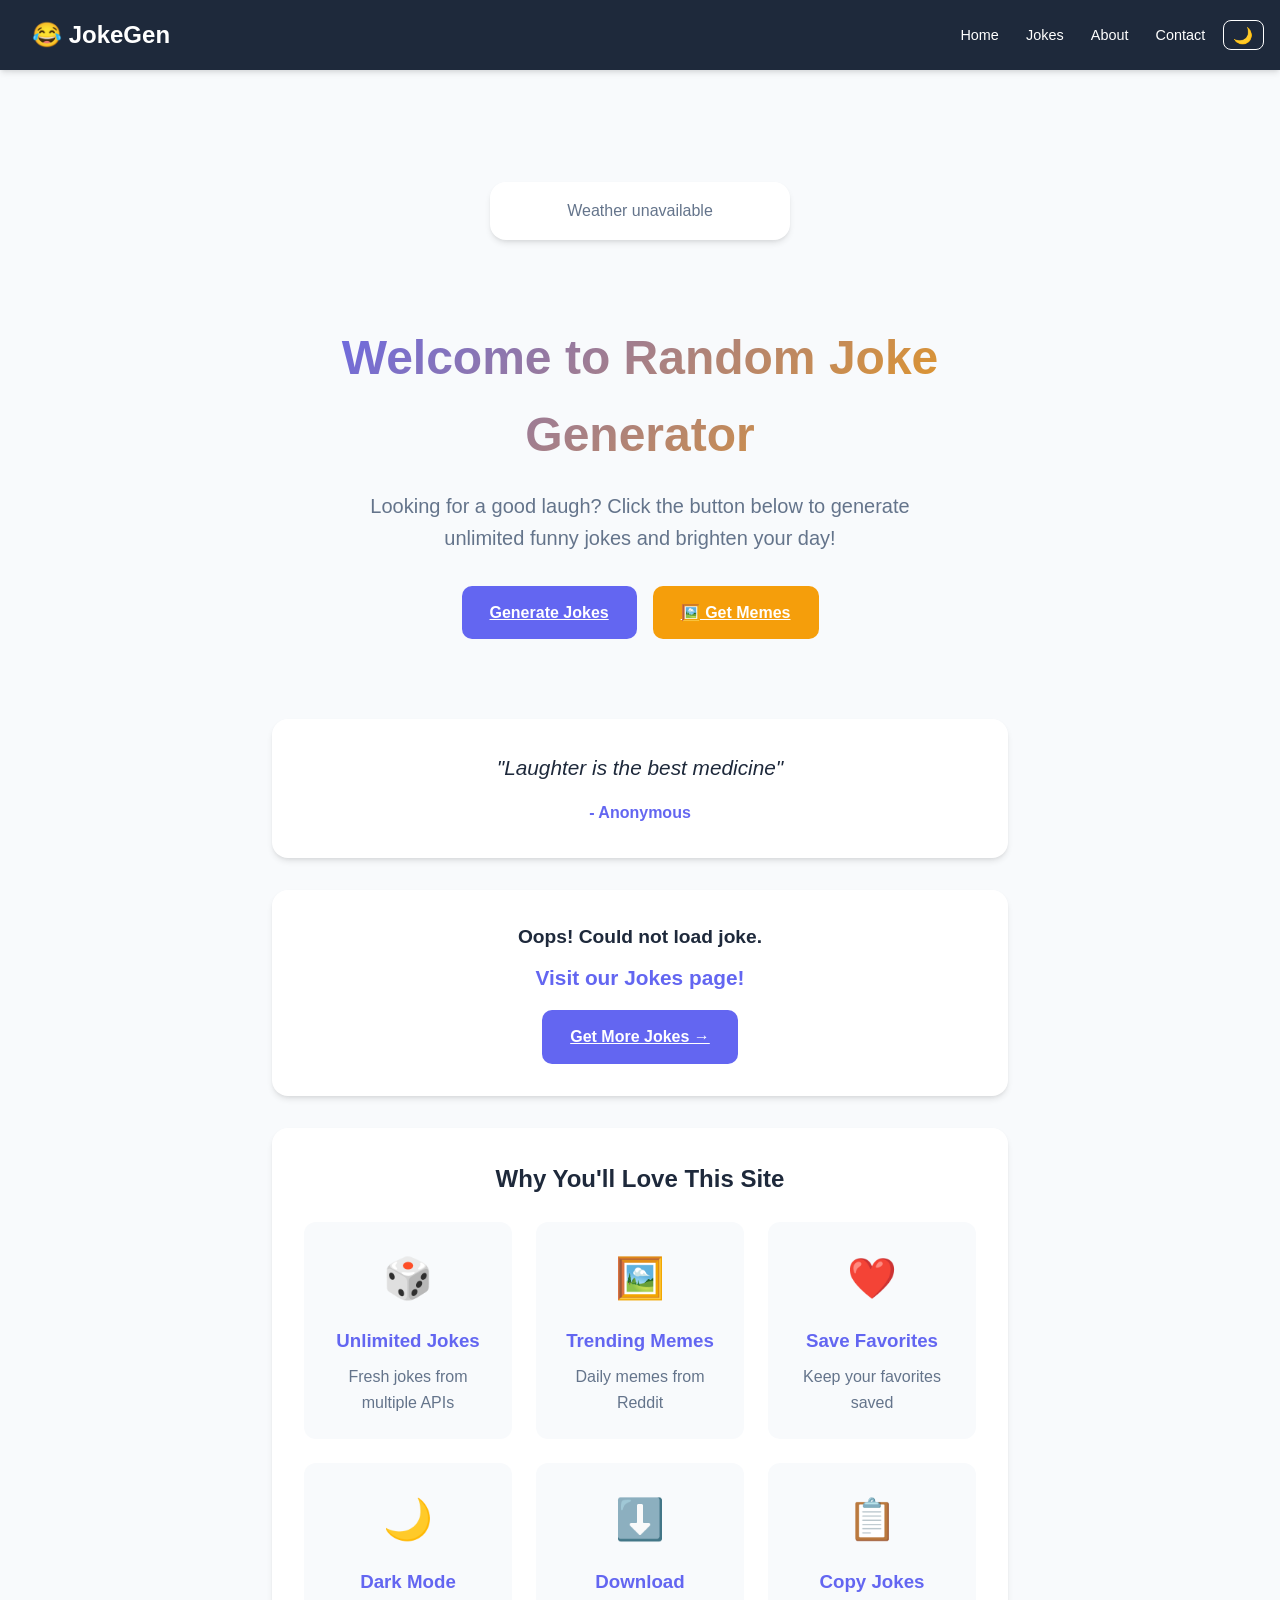
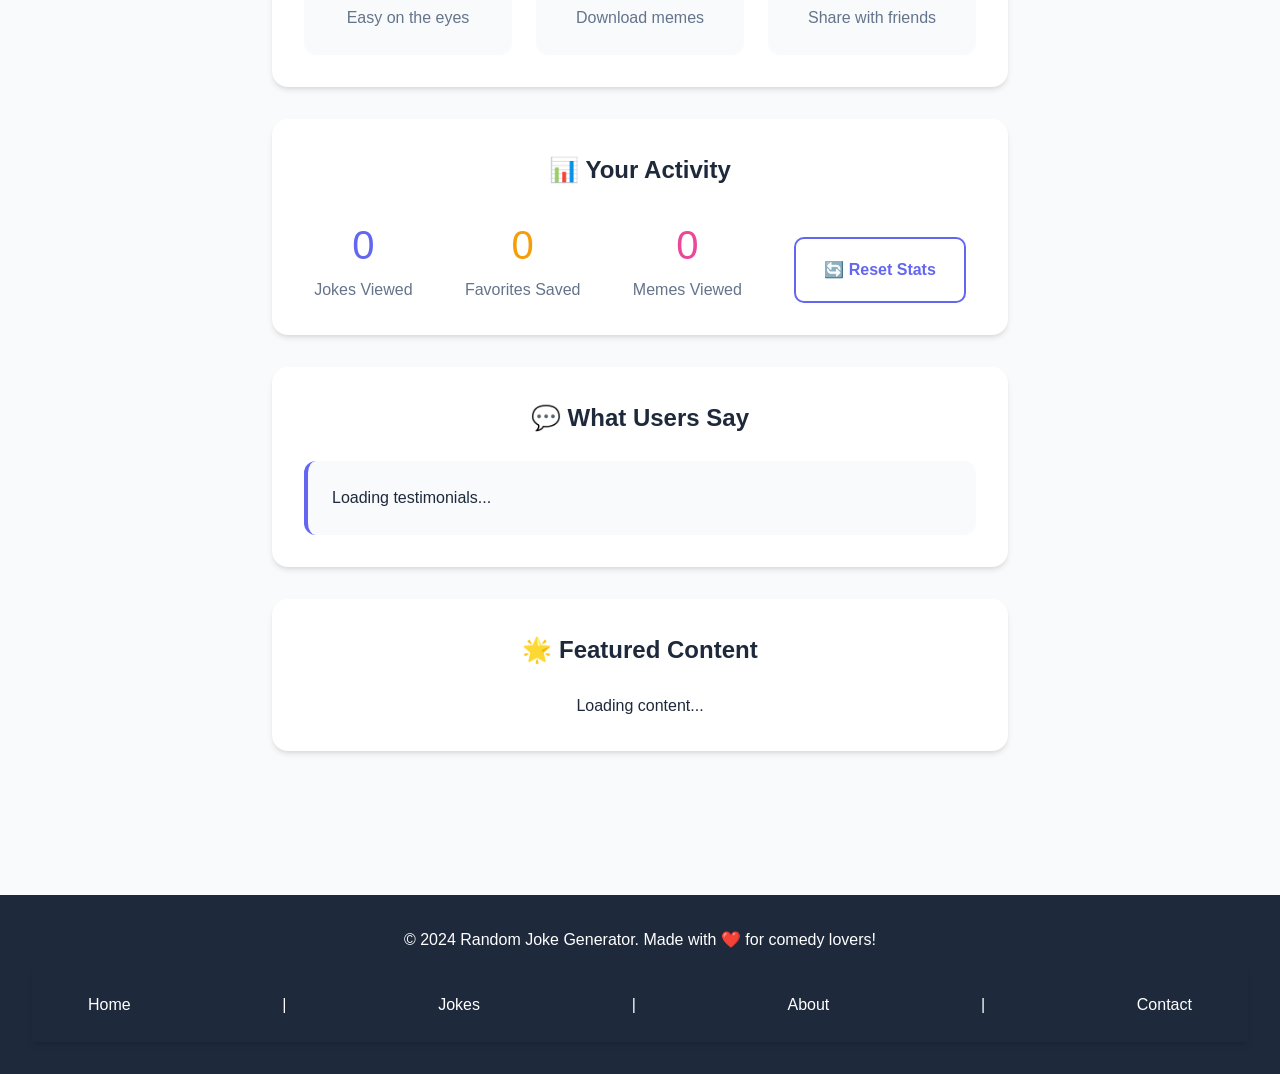
<file: index.html>
<!DOCTYPE html>
<html lang="en">
<head>
    <meta charset="UTF-8">
    <meta name="viewport" content="width=device-width, initial-scale=1.0">
    <meta name="description" content="Random Joke Generator - Get unlimited funny jokes and memes with just a click!">
    <title>Random Joke Generator</title>
    <link rel="stylesheet" href="style.css">
</head>

<body>

<header>
    <nav style="position: sticky; top: 0; z-index: 9999; display: flex; justify-content: space-between; align-items: center; flex-wrap: wrap; gap: 0.5rem; padding: 0.5rem 1rem;">
        <a href="index.html" class="logo" style="color: white; text-decoration: none; font-size: 1.5rem; font-weight: bold;">😂 JokeGen</a>
        <div class="nav-links" style="display: flex; gap: 0.5rem; align-items: center; flex-wrap: wrap; justify-content: center;">
            <a href="index.html" style="color: white; text-decoration: none; padding: 0.4rem 0.6rem; font-size: 0.9rem;">Home</a>
            <a href="jokes.html" style="color: white; text-decoration: none; padding: 0.4rem 0.6rem; font-size: 0.9rem;">Jokes</a>
            <a href="about.html" style="color: white; text-decoration: none; padding: 0.4rem 0.6rem; font-size: 0.9rem;">About</a>
            <a href="contact.html" style="color: white; text-decoration: none; padding: 0.4rem 0.6rem; font-size: 0.9rem;">Contact</a>
            <button id="darkModeBtn" style="background: transparent; border: 1px solid white; color: white; padding: 0.3rem 0.6rem; border-radius: 8px; cursor: pointer; font-size: 1rem;">🌙</button>
        </div>
    </nav>
</header>

<main class="container">
    <!-- Weather Widget -->
    <section id="weatherWidget" class="joke-container fade-in" style="padding: 1rem; text-align: center; max-width: 300px; margin: 0 auto 2rem;">
        <div class="spinner"></div>
    </section>
    
    <section class="hero fade-in">
        <h1>Welcome to Random Joke Generator</h1>
        <p>Looking for a good laugh? Click the button below to generate unlimited funny jokes and brighten your day!</p>
        
        <div class="btn-group">
            <a href="jokes.html" class="btn btn-primary">Generate Jokes</a>
            <a href="jokes.html" class="btn btn-secondary">🖼️ Get Memes</a>
        </div>
    </section>
    
    <!-- Dynamic Quote of the Day -->
    <section class="joke-container fade-in" id="quoteSection" style="text-align: center;">
        <div id="quoteLoading">
            <div class="spinner"></div>
            <p style="margin-top: 1rem;">Loading inspiration...</p>
        </div>
        <article id="quoteContent" style="display: none;">
            <p id="quoteText" style="font-size: 1.3rem; font-style: italic; margin-bottom: 1rem;"></p>
            <p id="quoteAuthor" style="color: var(--primary-color); font-weight: bold;"></p>
        </article>
    </section>
    
    <!-- Joke of the Day -->
    <section class="joke-container fade-in" id="jokeOfDay" style="text-align: center;">
        <div id="homeJokeLoading">
            <div class="spinner"></div>
            <p style="margin-top: 1rem;">Loading joke of the day...</p>
        </div>
        <article id="homeJoke" style="display: none;">
            <p id="homeJokeSetup" style="font-size: 1.2rem; font-weight: bold; margin-bottom: 0.5rem;"></p>
            <p id="homeJokePunchline" style="font-size: 1.3rem; color: var(--primary-color); font-weight: bold;"></p>
            <a href="jokes.html" class="btn btn-primary" style="margin-top: 1rem;">Get More Jokes →</a>
        </article>
    </section>
    
    <!-- Features Grid -->
    <section class="joke-container fade-in">
        <h2>Why You'll Love This Site</h2>
        <div style="display: grid; grid-template-columns: repeat(auto-fit, minmax(200px, 1fr)); gap: 1.5rem; margin-top: 1.5rem;">
            <a href="jokes.html" class="feature-card" style="text-decoration: none; display: block; cursor: pointer;">
                <span style="font-size: 2.5rem;">🎲</span>
                <h3 style="color: var(--primary-color); margin: 1rem 0 0.5rem;">Unlimited Jokes</h3>
                <p style="color: var(--text-secondary);">Fresh jokes from multiple APIs</p>
            </a>
            <a href="jokes.html" class="feature-card" style="text-decoration: none; display: block; cursor: pointer;">
                <span style="font-size: 2.5rem;">🖼️</span>
                <h3 style="color: var(--primary-color); margin: 1rem 0 0.5rem;">Trending Memes</h3>
                <p style="color: var(--text-secondary);">Daily memes from Reddit</p>
            </a>
            <a href="jokes.html" class="feature-card" style="text-decoration: none; display: block; cursor: pointer;">
                <span style="font-size: 2.5rem;">❤️</span>
                <h3 style="color: var(--primary-color); margin: 1rem 0 0.5rem;">Save Favorites</h3>
                <p style="color: var(--text-secondary);">Keep your favorites saved</p>
            </a>
            <a href="jokes.html" class="feature-card" style="text-decoration: none; display: block; cursor: pointer;">
                <span style="font-size: 2.5rem;">🌙</span>
                <h3 style="color: var(--primary-color); margin: 1rem 0 0.5rem;">Dark Mode</h3>
                <p style="color: var(--text-secondary);">Easy on the eyes</p>
            </a>
            <a href="jokes.html" class="feature-card" style="text-decoration: none; display: block; cursor: pointer;">
                <span style="font-size: 2.5rem;">⬇️</span>
                <h3 style="color: var(--primary-color); margin: 1rem 0 0.5rem;">Download</h3>
                <p style="color: var(--text-secondary);">Download memes</p>
            </a>
            <a href="jokes.html" class="feature-card" style="text-decoration: none; display: block; cursor: pointer;">
                <span style="font-size: 2.5rem;">📋</span>
                <h3 style="color: var(--primary-color); margin: 1rem 0 0.5rem;">Copy Jokes</h3>
                <p style="color: var(--text-secondary);">Share with friends</p>
            </a>
        </div>
    </section>
    
    <!-- Dynamic Stats Section -->
    <section class="joke-container fade-in" style="text-align: center;">
        <h2>📊 Your Activity</h2>
        <div style="display: flex; justify-content: space-around; margin-top: 1.5rem; flex-wrap: wrap; gap: 2rem;">
            <div>
                <p style="font-size: 2.5rem; color: var(--primary-color);" id="totalJokes">0</p>
                <p style="color: var(--text-secondary);">Jokes Viewed</p>
            </div>
            <div>
                <p style="font-size: 2.5rem; color: var(--secondary-color);" id="totalFavorites">0</p>
                <p style="color: var(--text-secondary);">Favorites Saved</p>
            </div>
            <div>
                <p style="font-size: 2.5rem; color: #ec4899;" id="totalMemes">0</p>
                <p style="color: var(--text-secondary);">Memes Viewed</p>
            </div>
        <button onclick="resetStats()" class="btn btn-outline" style="margin-top: 1.5rem;">🔄 Reset Stats</button>
    </section>
    
    <!-- Dynamic Testimonials -->
    <section class="joke-container fade-in">
        <h2>💬 What Users Say</h2>
        <div id="testimonialsContainer" style="display: grid; gap: 1rem; margin-top: 1.5rem;">
            <div class="testimonial">
                <div class="spinner"></div>
                <p style="margin-top: 0.5rem;">Loading reviews...</p>
            </div>
    </section>
    
    <!-- Dynamic Product/Service Showcases -->
    <section class="joke-container fade-in">
        <h2>🌟 Featured Content</h2>
        <div id="featuredContent" style="margin-top: 1.5rem;">
            <div class="spinner"></div>
            <p style="margin-top: 0.5rem;">Loading content...</p>
        </div>
    </section>
</main>

<footer>
    <p>&copy; 2024 Random Joke Generator. Made with ❤️ for comedy lovers!</p>
    <nav style="margin-top: 1rem;">
        <a href="index.html" style="margin: 0 0.5rem;">Home</a> |
        <a href="jokes.html" style="margin: 0 0.5rem;">Jokes</a> |
        <a href="about.html" style="margin: 0 0.5rem;">About</a> |
        <a href="contact.html" style="margin: 0 0.5rem;">Contact</a>
    </nav>
</footer>

<script src="script.js"></script>
<script>
    // Initialize on page load
    document.addEventListener('DOMContentLoaded', function() {
        // Dark Mode
        var darkModeBtn = document.getElementById('darkModeBtn');
        if (darkModeBtn) {
            darkModeBtn.addEventListener('click', function() {
                document.body.classList.toggle('dark-mode');
                var isDark = document.body.classList.contains('dark-mode');
                localStorage.setItem('darkMode', isDark);
                darkModeBtn.textContent = isDark ? '☀️' : '🌙';
            });
            
            var isDark = localStorage.getItem('darkMode') === 'true';
            if (isDark) {
                document.body.classList.add('dark-mode');
                darkModeBtn.textContent = '☀️';
            }
        }
        
        // Load all dynamic content
        loadHomeJoke();
        loadQuoteOfTheDay();
        loadTestimonials();
        updateHomeStats();
        loadWeather();
        loadFeaturedContent();
    });
    
    // Weather Widget - Fully Dynamic
    async function loadWeather() {
        const weatherContainer = document.getElementById('weatherWidget');
        if (!weatherContainer) return;
        
        try {
            const response = await fetch('https://wttr.in/?format=j1');
            const data = await response.json();
            
            const current = data.current_condition[0];
            const location = data.nearest_area?.[0]?.areaName?.[0]?.value || 'Your Location';
            
            const getWeatherEmoji = (code) => {
                code = parseInt(code);
                if (code === 0) return '☀️';
                if (code <= 3) return '⛅';
                if (code <= 48) return '🌫️';
                if (code <= 82) return '🌧️';
                if (code <= 86) return '❄️';
                return '⛈️';
            };
            
            weatherContainer.innerHTML = `
                <div style="display: flex; align-items: center; justify-content: center; gap: 1rem;">
                    <span style="font-size: 3rem;">${getWeatherEmoji(current.weatherCode)}</span>
                    <div style="text-align: left;">
                        <p style="font-size: 2rem; font-weight: bold; margin: 0;">${current.temp_C}°C</p>
                        <p style="margin: 0; color: var(--text-secondary);">${location}</p>
                        <p style="margin: 0; font-size: 0.875rem; color: var(--text-secondary);">${current.weatherDesc[0].value}</p>
                    </div>
            `;
        } catch (error) {
            weatherContainer.innerHTML = '<p style="color: var(--text-secondary);">Weather unavailable</p>';
        }
    }
    
    // Quote of the Day - Fully Dynamic
    async function loadQuoteOfTheDay() {
        const loading = document.getElementById('quoteLoading');
        const content = document.getElementById('quoteContent');
        const quoteText = document.getElementById('quoteText');
        const quoteAuthor = document.getElementById('quoteAuthor');
        
        try {
            const response = await fetch('https://zenquotes.io/api/random');
            const data = await response.json();
            
            if (data && data[0]) {
                quoteText.textContent = `"${data[0].q}"`;
                quoteAuthor.textContent = `- ${data[0].a}`;
            }
        } catch (error) {
            try {
                const fallbackResponse = await fetch('https://dummyjson.com/quotes/random');
                const quoteData = await fallbackResponse;
                quoteText.textContent = `"${quoteData.quote}"`;
                quoteAuthor.textContent = `- ${quoteData.author}`;
            } catch (e) {
                try {
                    const userRes = await fetch('https://jsonplaceholder.typicode.com/users/1');
                    const user = await userRes.json();
                    quoteText.textContent = `"Amazing service from ${user.company?.name || 'this company'}!"`;
                    quoteAuthor.textContent = `- ${user.name}`;
                } catch (e2) {
                    quoteText.textContent = `"Laughter is the best medicine"`;
                    quoteAuthor.textContent = `- Anonymous`;
                }
            }
        }
        
        loading.style.display = 'none';
        content.style.display = 'block';
    }
    
    // Joke of the Day - Fully Dynamic
    async function loadHomeJoke() {
        const loading = document.getElementById('homeJokeLoading');
        const jokeContainer = document.getElementById('homeJoke');
        const setupEl = document.getElementById('homeJokeSetup');
        const punchlineEl = document.getElementById('homeJokePunchline');
        
        try {
            const response = await fetch('https://official-joke-api.appspot.com/random_joke');
            const data = await response.json();
            
            setupEl.textContent = data.setup;
            punchlineEl.textContent = data.punchline;
            
            loading.style.display = 'none';
            jokeContainer.style.display = 'block';
        } catch (error) {
            loading.style.display = 'none';
            setupEl.textContent = 'Oops! Could not load joke.';
            punchlineEl.textContent = 'Visit our Jokes page!';
            jokeContainer.style.display = 'block';
        }
    }
    
    // Update Stats - Fully Dynamic from localStorage
    function updateHomeStats() {
        const jokesViewed = localStorage.getItem('jokesViewed') || '0';
        const jokesFavorited = localStorage.getItem('jokesFavorited') || '0';
        const memesViewed = localStorage.getItem('memesViewed') || '0';
        
        document.getElementById('totalJokes').textContent = jokesViewed;
        document.getElementById('totalFavorites').textContent = jokesFavorited;
        document.getElementById('totalMemes').textContent = memesViewed;
    }
    
    // Reset Stats
    function resetStats() {
        if (confirm('Are you sure you want to reset all your stats?')) {
            localStorage.setItem('jokesViewed', '0');
            localStorage.setItem('jokesFavorited', '0');
            localStorage.setItem('memesViewed', '0');
            updateHomeStats();
            alert('Stats have been reset!');
        }
    }
    
    // Fully Dynamic Testimonials
    async function loadTestimonials() {
        const container = document.getElementById('testimonialsContainer');
        
        try {
            const usersResponse = await fetch('https://jsonplaceholder.typicode.com/users');
            const users = await usersResponse.json();
            
            let quotes = [];
            try {
                const quotesResponse = await fetch('https://dummyjson.com/quotes?limit=20');
                const quotesData = await quotesResponse.json();
                quotes = quotesData.quotes || [];
            } catch (e) {
                try {
                    const zenResponse = await fetch('https://zenquotes.io/api/quotes');
                    const zenData = await zenResponse.json();
                    quotes = zenData.map(z => ({ quote: z.q, author: z.a }));
                } catch (e2) {
                    quotes = [];
                }
            }
            
            if (quotes.length === 0) {
                quotes = users.slice(0, 10).map(user => ({
                    quote: `Great experience using ${user.company?.name || 'this site'}! Highly recommend.`,
                    author: user.name
                }));
            }
            
            const testimonials = users.slice(0, 6).map((user, i) => ({
                text: quotes[i]?.quote || `Amazing website! ${user.company?.catchPhrase || 'Love it!'}`,
                author: user.name
            }));
            
            const shuffled = testimonials.sort(() => 0.5 - Math.random());
            const selected = shuffled.slice(0, 3);
            
            container.innerHTML = '';
            selected.forEach(t => {
                const div = document.createElement('div');
                div.className = 'testimonial';
                div.innerHTML = `<p>"${t.text}"</p><cite>- ${t.author}</cite>`;
                container.appendChild(div);
            });
        } catch (error) {
            try {
                const response = await fetch('https://jsonplaceholder.typicode.com/users?_limit=3');
                const users = await response.json();
                
                container.innerHTML = '';
                users.forEach(user => {
                    const div = document.createElement('div');
                    div.className = 'testimonial';
                    div.innerHTML = `<p>"Awesome site! Love the jokes and memes!"</p><cite>- ${user.name}</cite>`;
                    container.appendChild(div);
                });
            } catch (e) {
                container.innerHTML = '<p class="testimonial">Loading testimonials...</p>';
            }
        }
    }
    
    // Featured Content - Fully Dynamic
    async function loadFeaturedContent() {
        const container = document.getElementById('featuredContent');
        
        try {
            // Fetch trending topics from Reddit
            const response = await fetch('https://www.reddit.com/r/popular/hot.json?limit=5');
            const data = await response.json();
            
            const posts = data.data.children.slice(0, 3).map(post => ({
                title: post.data.title,
                author: post.data.author,
                score: post.data.score,
                numComments: post.data.num_comments
            }));
            
            container.innerHTML = '';
            posts.forEach(post => {
                const card = document.createElement('div');
                card.className = 'joke-card';
                card.innerHTML = `
                    <h3 style="color: var(--primary-color);">🔥 Trending</h3>
                    <p style="margin: 0.5rem 0;">${post.title}</p>
                    <small style="color: var(--text-secondary);">⬆️ ${post.score} | 💬 ${post.numComments} | 👤 ${post.author}</small>
                `;
                container.appendChild(card);
            });
        } catch (error) {
            // Fallback: fetch users as featured
            try {
                const response = await fetch('https://jsonplaceholder.typicode.com/users?_limit=3');
                const users = await response.json();
                
                container.innerHTML = '';
                users.forEach(user => {
                    const card = document.createElement('div');
                    card.className = 'joke-card';
                    card.innerHTML = `
                        <h3 style="color: var(--primary-color);">⭐ Featured</h3>
                        <p style="margin: 0.5rem 0;">${user.company?.catchPhrase || 'Awesome service!'}</p>
                        <small style="color: var(--text-secondary);">🏢 ${user.company?.name || 'Company'}</small>
                    `;
                    container.appendChild(card);
                });
            } catch (e) {
                container.innerHTML = '<p>Loading content...</p>';
            }
        }
    }
</script>

</body>
</html>
</file>
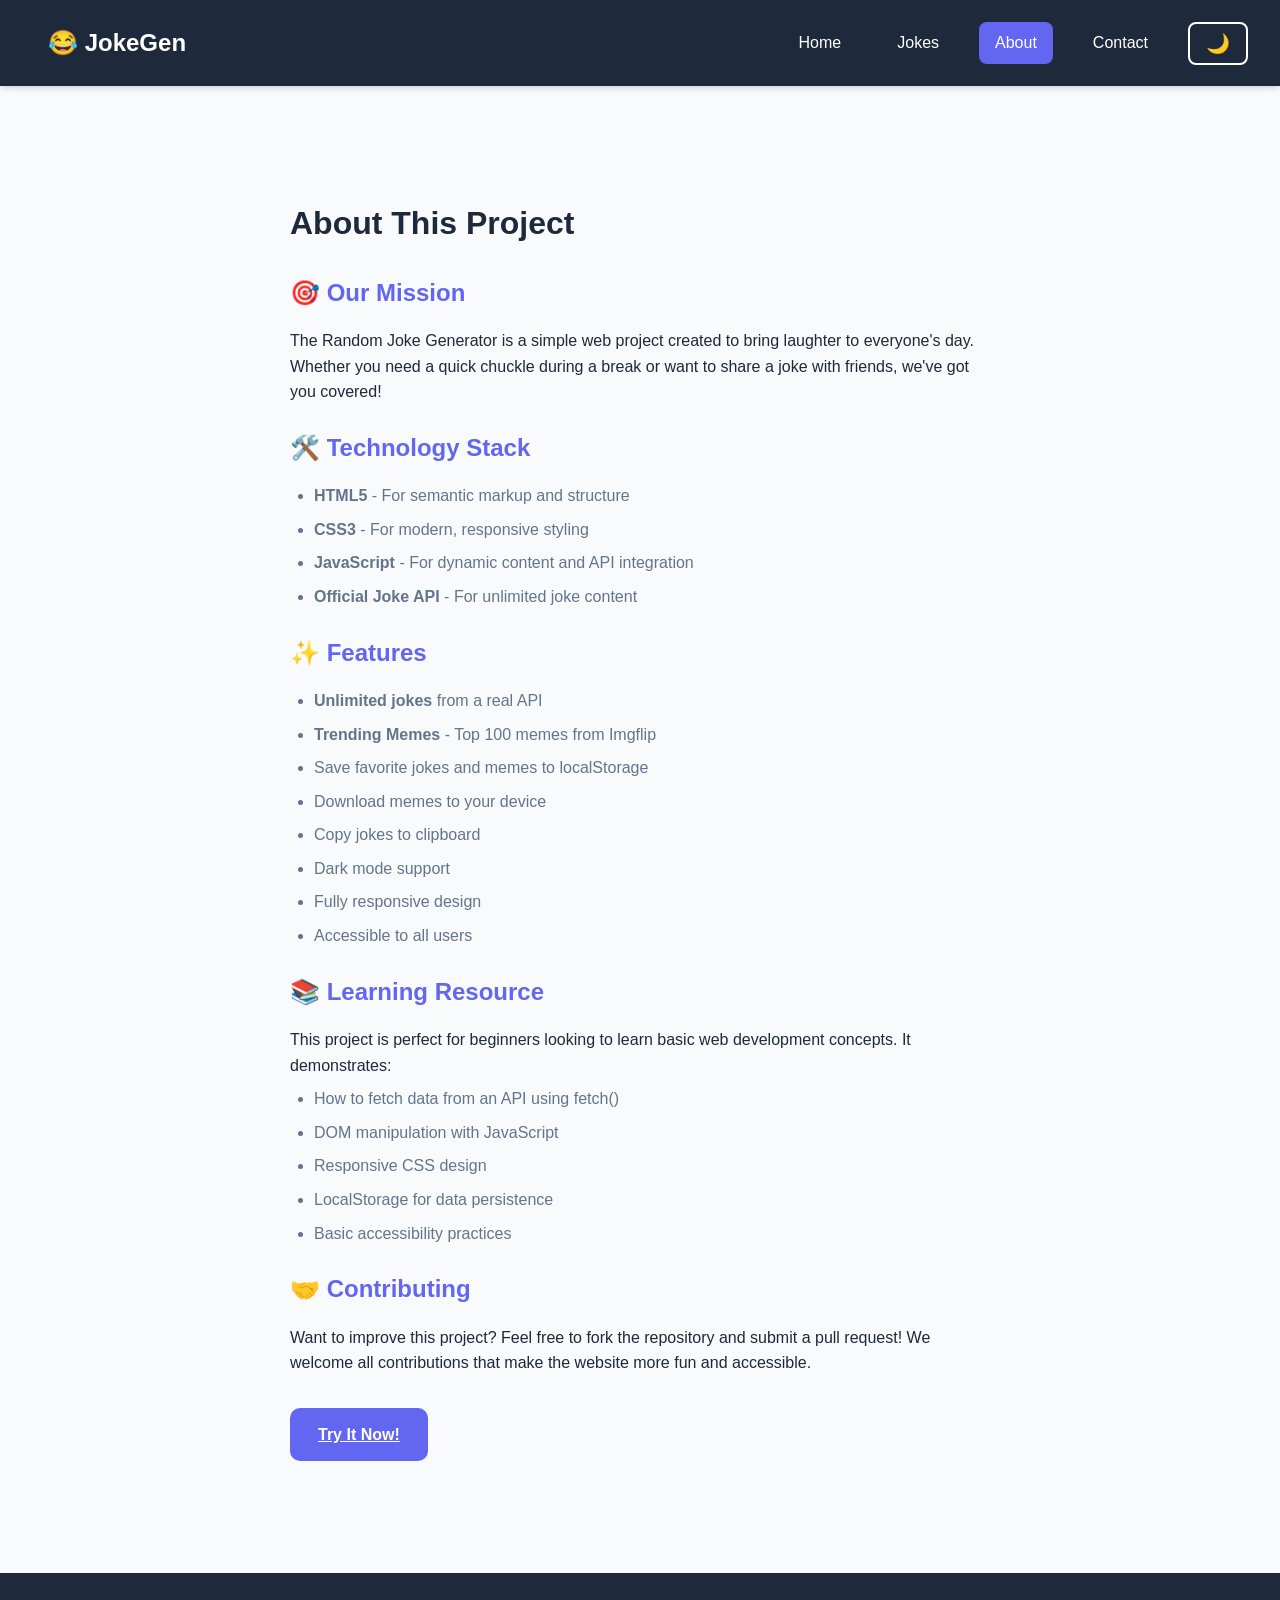
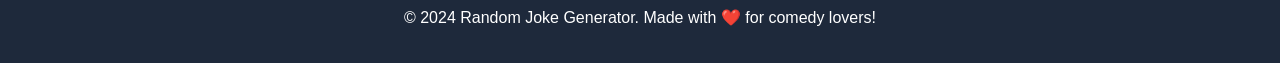
<file: about.html>
<!DOCTYPE html>
<html lang="en">
<head>
    <meta charset="UTF-8">
    <meta name="viewport" content="width=device-width, initial-scale=1.0">
    <meta name="description" content="Learn more about the Random Joke Generator project">
    <title>About - Random Joke Generator</title>
    <link rel="stylesheet" href="style.css">
</head>

<body>

<nav>
    <a href="index.html" class="logo">😂 JokeGen</a>
    <div class="nav-links">
        <a href="index.html">Home</a>
        <a href="jokes.html">Jokes</a>
        <a href="about.html" class="active">About</a>
        <a href="contact.html">Contact</a>
        <button id="darkModeBtn" class="dark-mode-btn" aria-label="Toggle dark mode">🌙</button>
    </div>
</nav>

<div class="container">
    <div class="about-content fade-in">
        <h1>About This Project</h1>
        
        <h2>🎯 Our Mission</h2>
        <p>The Random Joke Generator is a simple web project created to bring laughter to everyone's day. Whether you need a quick chuckle during a break or want to share a joke with friends, we've got you covered!</p>
        
        <h2>🛠️ Technology Stack</h2>
        <ul>
            <li><strong>HTML5</strong> - For semantic markup and structure</li>
            <li><strong>CSS3</strong> - For modern, responsive styling</li>
            <li><strong>JavaScript</strong> - For dynamic content and API integration</li>
            <li><strong>Official Joke API</strong> - For unlimited joke content</li>
        </ul>
        
        <h2>✨ Features</h2>
        <ul>
            <li><strong>Unlimited jokes</strong> from a real API</li>
            <li><strong>Trending Memes</strong> - Top 100 memes from Imgflip</li>
            <li>Save favorite jokes and memes to localStorage</li>
            <li>Download memes to your device</li>
            <li>Copy jokes to clipboard</li>
            <li>Dark mode support</li>
            <li>Fully responsive design</li>
            <li>Accessible to all users</li>
        </ul>
        
        <h2>📚 Learning Resource</h2>
        <p>This project is perfect for beginners looking to learn basic web development concepts. It demonstrates:</p>
        <ul>
            <li>How to fetch data from an API using fetch()</li>
            <li>DOM manipulation with JavaScript</li>
            <li>Responsive CSS design</li>
            <li>LocalStorage for data persistence</li>
            <li>Basic accessibility practices</li>
        </ul>
        
        <h2>🤝 Contributing</h2>
        <p>Want to improve this project? Feel free to fork the repository and submit a pull request! We welcome all contributions that make the website more fun and accessible.</p>
        
        <div style="margin-top: 2rem;">
            <a href="jokes.html" class="btn btn-primary">Try It Now!</a>
        </div>
    </div>
</div>

<footer>
    <p>&copy; 2024 Random Joke Generator. Made with ❤️ for comedy lovers!</p>
</footer>

<script src="script.js"></script>

</body>
</html>
</file>
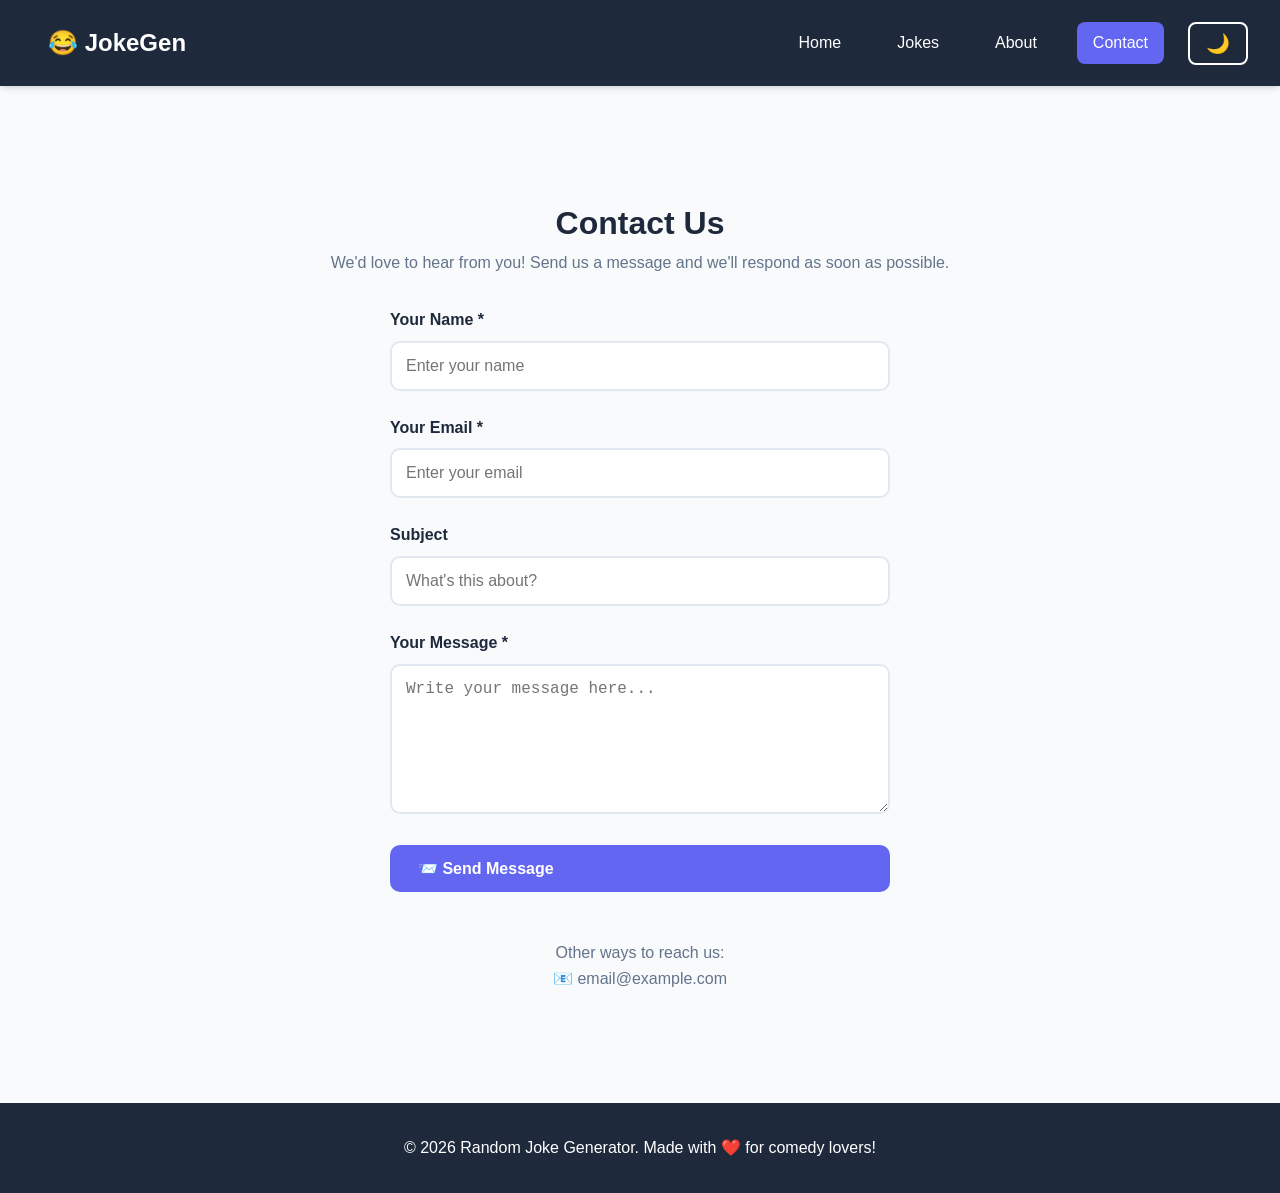
<file: contact.html>
<!DOCTYPE html>
<html lang="en">
<head>
    <meta charset="UTF-8">
    <meta name="viewport" content="width=device-width, initial-scale=1.0">
    <meta name="description" content="Contact the Random Joke Generator team">
    <title>Contact - Random Joke Generator</title>
    <link rel="stylesheet" href="style.css">
</head>

<body>

<nav>
    <a href="index.html" class="logo">😂 JokeGen</a>
    <div class="nav-links">
        <a href="index.html">Home</a>
        <a href="jokes.html">Jokes</a>
        <a href="about.html">About</a>
        <a href="contact.html" class="active">Contact</a>
        <button id="darkModeBtn" class="dark-mode-btn" aria-label="Toggle dark mode">🌙</button>
    </div>
</nav>

<div class="container">
    <h1 class="fade-in">Contact Us</h1>
    <p style="color: var(--text-secondary); margin-bottom: 2rem;">We'd love to hear from you! Send us a message and we'll respond as soon as possible.</p>
    
    <div class="fade-in">
        <div id="formSuccess" class="form-success">
            ✅ Thank you! Your message has been sent successfully.
        </div>
        
        <form id="contactForm">
            <div class="form-group">
                <label for="name">Your Name *</label>
                <input type="text" id="name" name="name" placeholder="Enter your name" required aria-required="true">
            </div>
            
            <div class="form-group">
                <label for="email">Your Email *</label>
                <input type="email" id="email" name="email" placeholder="Enter your email" required aria-required="true">
            </div>
            
            <div class="form-group">
                <label for="subject">Subject</label>
                <input type="text" id="subject" name="subject" placeholder="What's this about?">
            </div>
            
            <div class="form-group">
                <label for="message">Your Message *</label>
                <textarea id="message" name="message" placeholder="Write your message here..." required aria-required="true"></textarea>
            </div>
            
            <button type="submit" class="btn btn-primary" style="width: 100%;">📨 Send Message</button>
        </form>
        
        <div style="margin-top: 3rem; text-align: center; color: var(--text-secondary);">
            <p>Other ways to reach us:</p>
            <p>📧 email@example.com</p>
        </div>
    </div>
</div>

<footer>
    <p>&copy; 2026 Random Joke Generator. Made with ❤️ for comedy lovers!</p>
</footer>

<script src="script.js"></script>

</body>
</html>
</file>
<file: style.css>
/* CSS Variables */
:root {
    --primary-color: #6366f1;
    --primary-hover: #4f46e5;
    --secondary-color: #f59e0b;
    --background: #f8fafc;
    --card-bg: #ffffff;
    --text-color: #1e293b;
    --text-secondary: #64748b;
    --nav-bg: #1e293b;
    --nav-text: #ffffff;
    --shadow: 0 4px 6px -1px rgba(0, 0, 0, 0.1), 0 2px 4px -1px rgba(0, 0, 0, 0.06);
    --transition: all 0.3s ease;
}

/* Dark Mode */
.dark-mode {
    --background: #0f172a;
    --card-bg: #1e293b;
    --text-color: #f1f5f9;
    --text-secondary: #94a3b8;
    --nav-bg: #020617;
    --shadow: 0 4px 6px -1px rgba(0, 0, 0, 0.3);
}

/* Reset & Base */
* {
    margin: 0;
    padding: 0;
    box-sizing: border-box;
}

body {
    font-family: 'Segoe UI', Tahoma, Geneva, Verdana, sans-serif;
    background: var(--background);
    color: var(--text-color);
    text-align: center;
    min-height: 100vh;
    transition: var(--transition);
    line-height: 1.6;
}

/* Navigation */
nav {
    background: var(--nav-bg);
    padding: 1rem 2rem;
    display: flex;
    justify-content: space-between;
    align-items: center;
    position: sticky;
    top: 0;
    z-index: 1000;
    box-shadow: var(--shadow);
}

nav .logo {
    color: var(--nav-text);
    font-size: 1.5rem;
    font-weight: bold;
    text-decoration: none;
}

nav .nav-links {
    display: flex;
    gap: 1.5rem;
    align-items: center;
}

nav a {
    color: var(--nav-text);
    text-decoration: none;
    font-size: 1rem;
    padding: 0.5rem 1rem;
    border-radius: 8px;
    transition: var(--transition);
}

nav a:hover {
    background: rgba(255, 255, 255, 0.1);
}

nav a.active {
    background: var(--primary-color);
}

/* Dark Mode Button */
.dark-mode-btn {
    background: transparent;
    border: 2px solid var(--nav-text);
    color: var(--nav-text);
    padding: 0.5rem 1rem;
    border-radius: 8px;
    cursor: pointer;
    font-size: 1.2rem;
    transition: var(--transition);
}

.dark-mode-btn:hover {
    background: rgba(255, 255, 255, 0.1);
}

/* Container */
.container {
    max-width: 800px;
    margin: 80px auto;
    padding: 2rem;
}

/* Hero Section */
.hero {
    padding: 3rem 1rem;
}

.hero h1 {
    font-size: 3rem;
    margin-bottom: 1rem;
    background: linear-gradient(135deg, var(--primary-color), var(--secondary-color));
    -webkit-background-clip: text;
    -webkit-text-fill-color: transparent;
    background-clip: text;
}

.hero p {
    font-size: 1.25rem;
    color: var(--text-secondary);
    margin-bottom: 2rem;
    max-width: 600px;
    margin-left: auto;
    margin-right: auto;
}

/* Joke Display */
.joke-container {
    background: var(--card-bg);
    border-radius: 16px;
    padding: 2rem;
    margin: 2rem 0;
    box-shadow: var(--shadow);
    transition: var(--transition);
}

.joke-container:hover {
    transform: translateY(-5px);
    box-shadow: 0 10px 25px -5px rgba(0, 0, 0, 0.1);
}

#joke {
    font-size: 1.5rem;
    color: var(--text-color);
    margin-bottom: 1rem;
}

.joke-setup {
    font-size: 1.3rem;
    font-weight: 600;
    color: var(--text-color);
    margin-bottom: 1rem;
}

.joke-punchline {
    font-size: 1.3rem;
    color: var(--primary-color);
    font-weight: bold;
}

/* Buttons */
.btn-group {
    display: flex;
    gap: 1rem;
    justify-content: center;
    flex-wrap: wrap;
    margin-top: 1.5rem;
}

button, .btn {
    padding: 0.875rem 1.75rem;
    font-size: 1rem;
    font-weight: 600;
    border: none;
    border-radius: 10px;
    cursor: pointer;
    transition: var(--transition);
    display: inline-flex;
    align-items: center;
    gap: 0.5rem;
}

.btn-primary {
    background: var(--primary-color);
    color: white;
}

.btn-primary:hover {
    background: var(--primary-hover);
    transform: translateY(-2px);
}

.btn-secondary {
    background: var(--secondary-color);
    color: white;
}

.btn-secondary:hover {
    background: #d97706;
    transform: translateY(-2px);
}

.btn-outline {
    background: transparent;
    border: 2px solid var(--primary-color);
    color: var(--primary-color);
}

.btn-outline:hover {
    background: var(--primary-color);
    color: white;
}

/* Loading Spinner */
#loading {
    display: none;
    margin: 2rem 0;
}

.spinner {
    width: 50px;
    height: 50px;
    border: 4px solid var(--card-bg);
    border-top: 4px solid var(--primary-color);
    border-radius: 50%;
    animation: spin 1s linear infinite;
    margin: 0 auto;
}

@keyframes spin {
    0% { transform: rotate(0deg); }
    100% { transform: rotate(360deg); }
}

/* Category Select */
.category-select {
    margin-bottom: 1.5rem;
}

select {
    padding: 0.75rem 1.5rem;
    font-size: 1rem;
    border: 2px solid var(--primary-color);
    border-radius: 10px;
    background: var(--card-bg);
    color: var(--text-color);
    cursor: pointer;
    outline: none;
}

/* Favorites Section */
.favorites-section {
    margin-top: 2rem;
    padding: 1.5rem;
    background: var(--card-bg);
    border-radius: 12px;
    box-shadow: var(--shadow);
}

.favorites-section h2 {
    color: var(--text-color);
    margin-bottom: 1rem;
}

.joke-card {
    background: var(--background);
    padding: 1rem;
    margin: 0.5rem 0;
    border-radius: 8px;
    text-align: left;
}

.remove-btn {
    background: #ef4444;
    color: white;
    padding: 0.5rem 1rem;
    font-size: 0.875rem;
    margin-top: 0.5rem;
}

.no-favorites {
    color: var(--text-secondary);
    font-style: italic;
}

/* Contact Form */
form {
    max-width: 500px;
    margin: 0 auto;
    text-align: left;
}

.form-group {
    margin-bottom: 1.5rem;
}

label {
    display: block;
    margin-bottom: 0.5rem;
    font-weight: 600;
    color: var(--text-color);
}

input, textarea {
    width: 100%;
    padding: 0.875rem;
    font-size: 1rem;
    border: 2px solid #e2e8f0;
    border-radius: 10px;
    background: var(--card-bg);
    color: var(--text-color);
    transition: var(--transition);
}

.dark-mode input, 
.dark-mode textarea {
    border-color: #334155;
    background: var(--background);
}

input:focus, textarea:focus {
    outline: none;
    border-color: var(--primary-color);
    box-shadow: 0 0 0 3px rgba(99, 102, 241, 0.2);
}

textarea {
    min-height: 150px;
    resize: vertical;
}

.form-success {
    background: #10b981;
    color: white;
    padding: 1rem;
    border-radius: 10px;
    margin-bottom: 1rem;
    display: none;
}

/* About Page */
.about-content {
    text-align: left;
    max-width: 700px;
    margin: 0 auto;
}

.about-content h2 {
    color: var(--primary-color);
    margin: 1.5rem 0 1rem;
}

.about-content ul {
    margin-left: 1.5rem;
    color: var(--text-secondary);
}

.about-content li {
    margin: 0.5rem 0;
}

/* Footer */
footer {
    background: var(--nav-bg);
    color: var(--nav-text);
    padding: 2rem;
    margin-top: 3rem;
    text-align: center;
}

/* Animations */
@keyframes fadeIn {
    from {
        opacity: 0;
        transform: translateY(20px);
    }
    to {
        opacity: 1;
        transform: translateY(0);
    }
}

.fade-in {
    animation: fadeIn 0.5s ease forwards;
}

/* Responsive Design */
@media (max-width: 768px) {
    nav {
        flex-direction: column;
        padding: 1rem;
        gap: 1rem;
    }
    
    nav .nav-links {
        flex-wrap: wrap;
        justify-content: center;
        gap: 0.5rem;
    }
    
    nav .nav-links a {
        font-size: 0.9rem;
        padding: 0.4rem 0.8rem;
    }
    
    .hero h1 {
        font-size: 2rem;
    }
    
    .hero p {
        font-size: 1rem;
    }
    
    .container {
        padding: 1rem;
        margin-top: 180px;
    }
    
    .joke-container {
        padding: 1.5rem;
    }
    
    #joke, .joke-setup, .joke-punchline {
        font-size: 1.1rem;
    }
    
    .btn-group {
        flex-direction: column;
    }
    
    button, .btn {
        width: 100%;
        justify-content: center;
    }
    
    /* Feature cards on mobile */
    .feature-card {
        padding: 1rem;
    }
    
    .feature-card span {
        font-size: 2rem;
    }
    
    .feature-card h3 {
        font-size: 1rem;
    }
    
    .feature-card p {
        font-size: 0.875rem;
    }
}

@media (max-width: 480px) {
    nav {
        padding: 0.75rem;
    }
    
    nav a {
        padding: 0.4rem 0.6rem;
        font-size: 0.8rem;
    }
    
    nav .logo {
        font-size: 1.2rem;
    }
    
    .hero h1 {
        font-size: 1.5rem;
    }
    
    .container {
        margin-top: 200px;
        padding: 0.75rem;
    }
    
    .joke-container {
        padding: 1rem;
        margin: 1rem 0;
    }
    
    .testimonial {
        padding: 1rem;
    }
}

/* Feature Cards */
.feature-card {
    padding: 1.5rem;
    background: var(--background);
    border-radius: 12px;
    text-align: center;
    transition: var(--transition);
}

.feature-card:hover {
    transform: translateY(-5px);
    box-shadow: var(--shadow);
}

/* Category Badge */
.category-badge {
    display: inline-block;
    background: var(--primary-color);
    color: white;
    padding: 0.25rem 0.75rem;
    border-radius: 20px;
    font-size: 0.875rem;
    margin-left: 1rem;
}

/* Testimonials */
.testimonial {
    background: var(--background);
    padding: 1.5rem;
    border-radius: 12px;
    text-align: left;
    border-left: 4px solid var(--primary-color);
}

.testimonial p {
    font-style: italic;
    color: var(--text-color);
    margin-bottom: 0.5rem;
}

.testimonial cite {
    color: var(--text-secondary);
    font-size: 0.875rem;
}

/* Keyboard shortcut kbd */
kbd {
    background: var(--background);
    border: 1px solid var(--text-secondary);
    border-radius: 4px;
    padding: 0.125rem 0.5rem;
    font-family: monospace;
    font-size: 0.875rem;
}

/* Notification */
.notification {
    position: fixed;
    bottom: 20px;
    right: 20px;
    background: var(--primary-color);
    color: white;
    padding: 1rem 1.5rem;
    border-radius: 10px;
    box-shadow: 0 4px 12px rgba(0, 0, 0, 0.15);
    z-index: 10000;
}

/* Stats Section */
.stats-section {
    text-align: center;
}

.stats-section h3 {
    color: var(--text-color);
    margin-bottom: 1rem;
}

/* Share Section */
.share-section p {
    margin-bottom: 1rem;
}

/* Hint text */
.hint {
    display: flex;
    align-items: center;
    justify-content: center;
    gap: 0.5rem;
}

/* Error state */
.error {
    color: #ef4444;
}

.error button {
    background: #6366f1;
    color: white;
    border: none;
    padding: 0.5rem 1rem;
    border-radius: 5px;
    cursor: pointer;
    margin-left: 1rem;
}

/* Additional animations */
@keyframes pulse {
    0%, 100% { transform: scale(1); }
    50% { transform: scale(1.05); }
}

@keyframes slideUp {
    from {
        opacity: 0;
        transform: translateY(30px);
    }
    to {
        opacity: 1;
        transform: translateY(0);
    }
}

.animate-pulse {
    animation: pulse 2s ease-in-out infinite;
}

.animate-slide-up {
    animation: slideUp 0.5s ease forwards;
}
</file>
